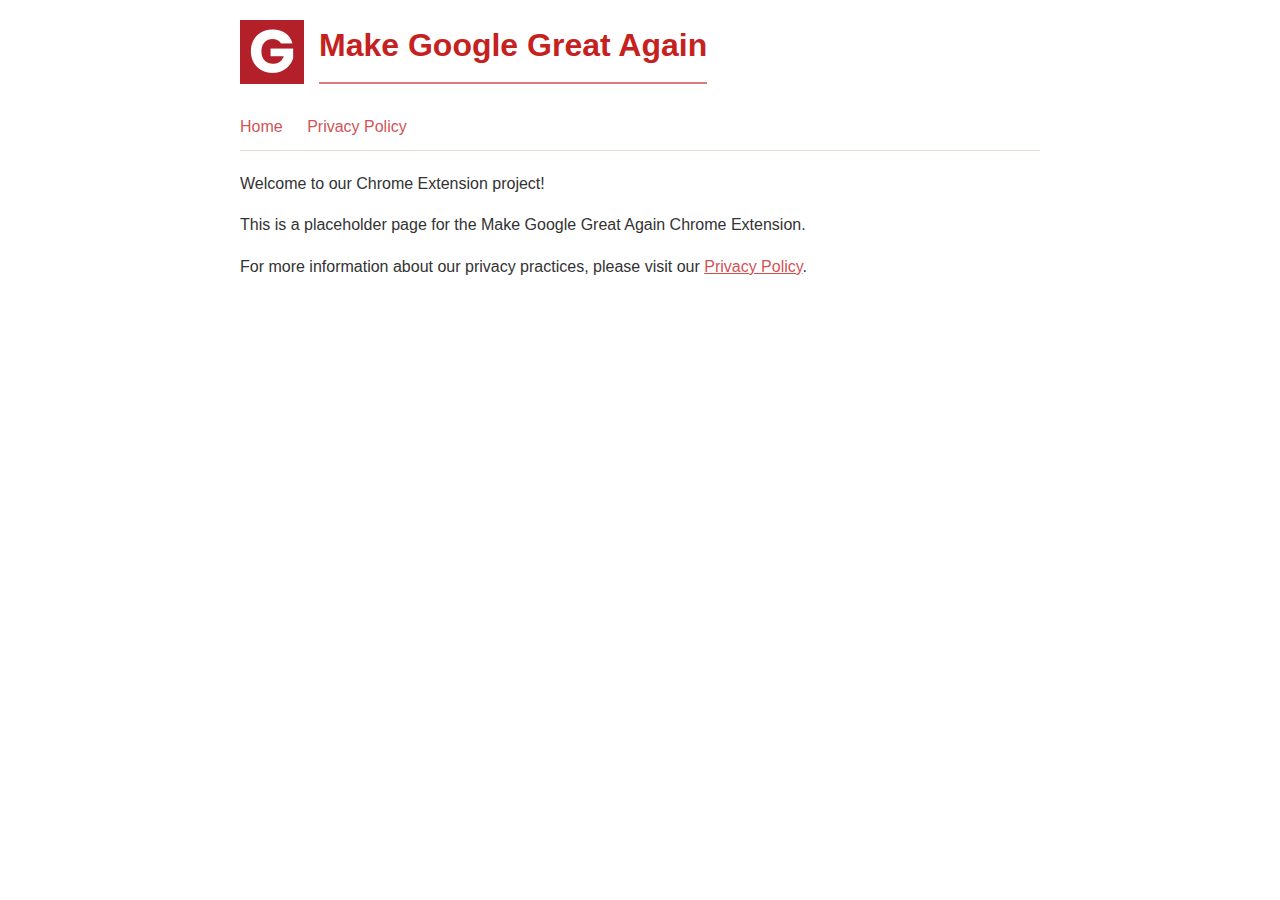
<file: index.html>
<!DOCTYPE html>
<html lang="en">
<head>
    <meta charset="UTF-8">
    <meta name="viewport" content="width=device-width, initial-scale=1.0">
    <title>Make Google Great Again</title>
    <link rel="stylesheet" href="styles.css">
</head>
<body>
    <div class="header">
        <img src="icon.png" alt="Make Google Great Again Logo" class="logo">
        <h1>Make Google Great Again</h1>
    </div>
    
    <div class="nav">
        <a href="/make-google-great-again">Home</a>
        <a href="/make-google-great-again/privacy.html">Privacy Policy</a>
    </div>
    
    <p>Welcome to our Chrome Extension project!</p>
    
    <p>This is a placeholder page for the Make Google Great Again Chrome Extension.</p>
    
    <p>For more information about our privacy practices, please visit our <a href="/privacy.html">Privacy Policy</a>.</p>
</body>
</html>
</file>
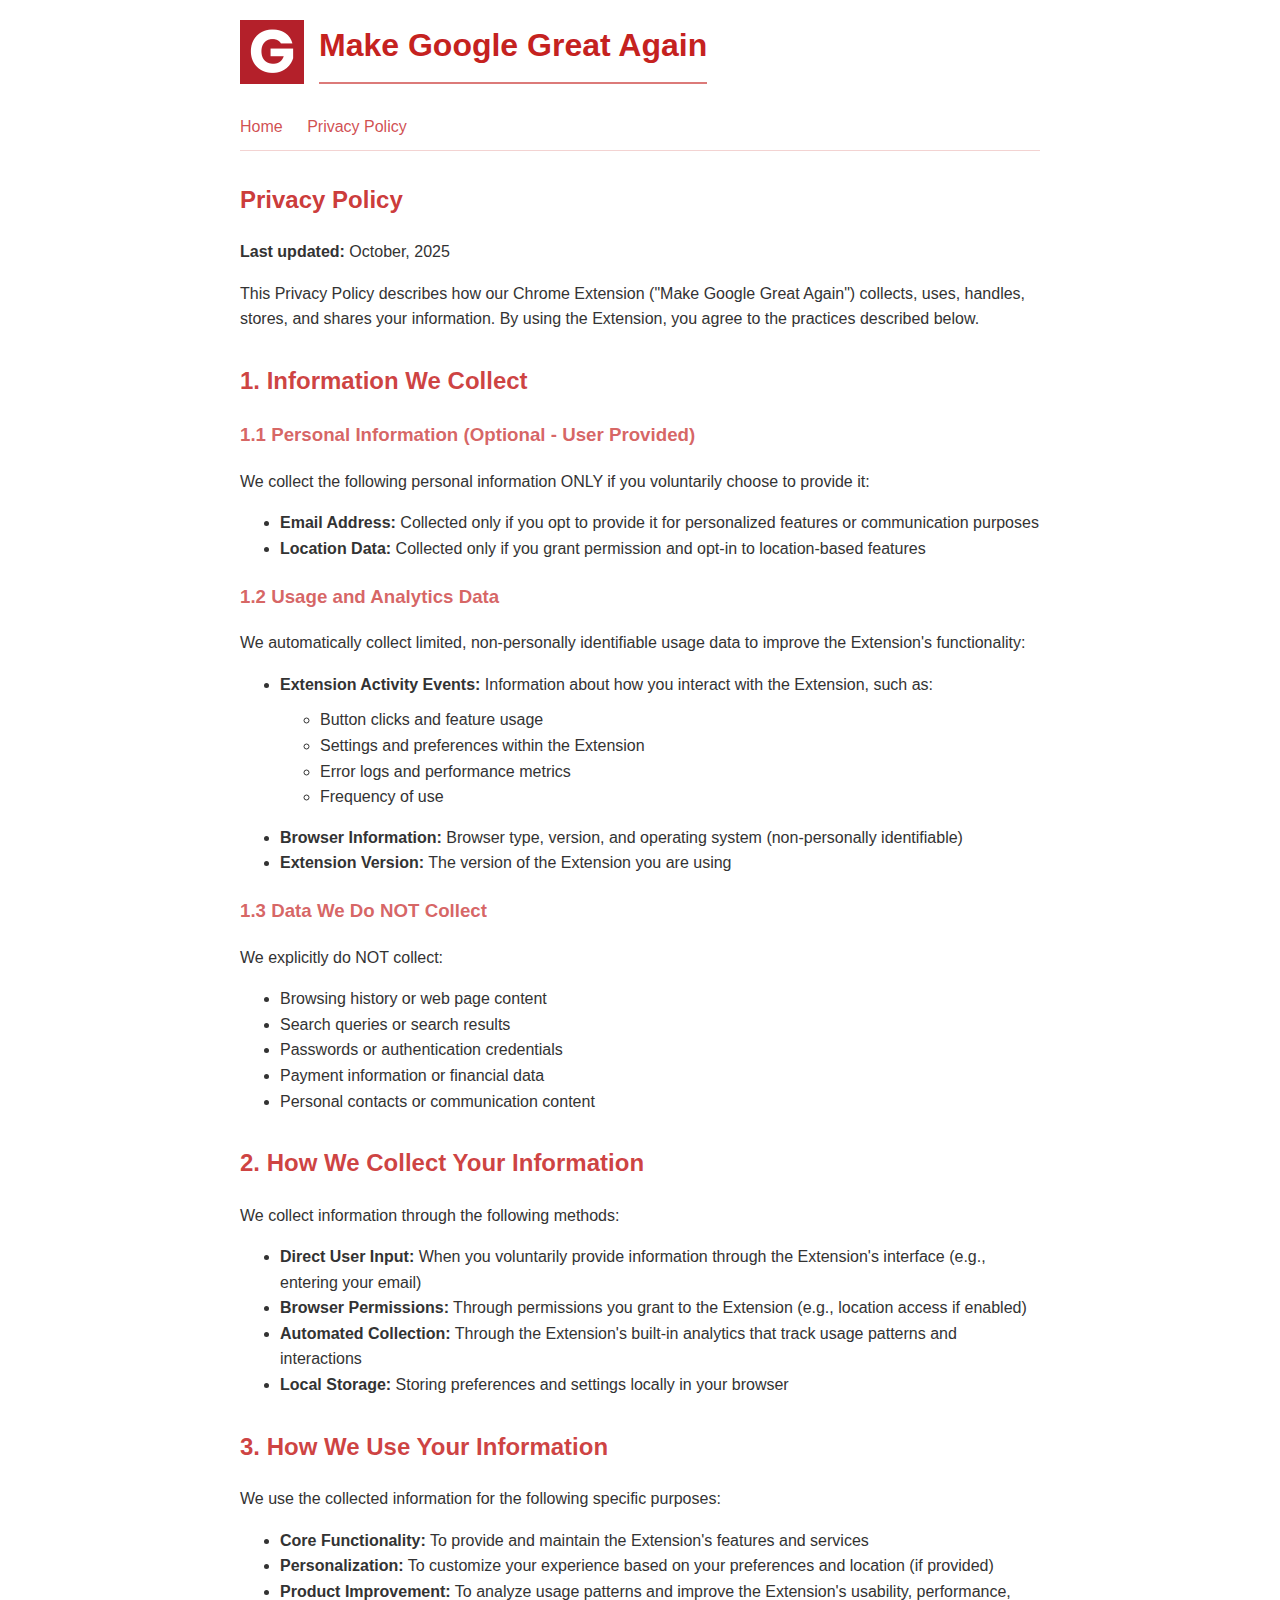
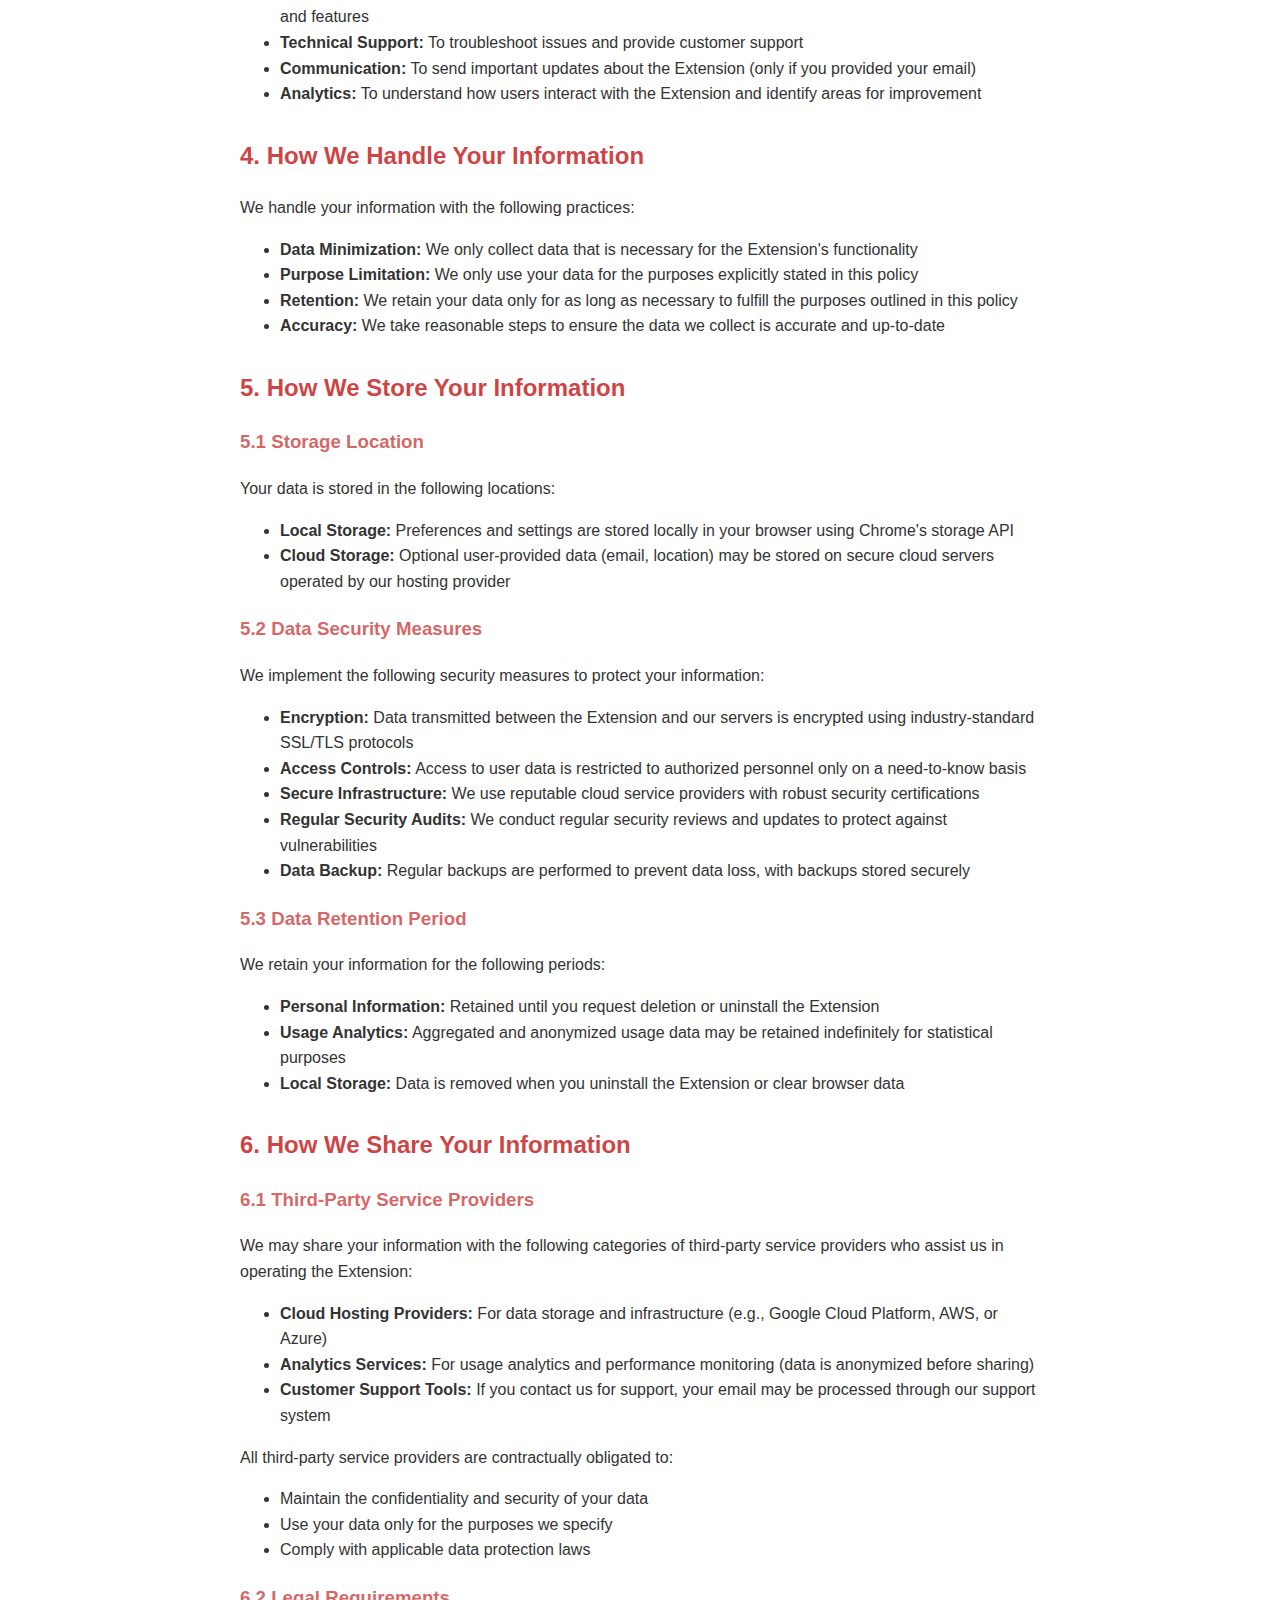
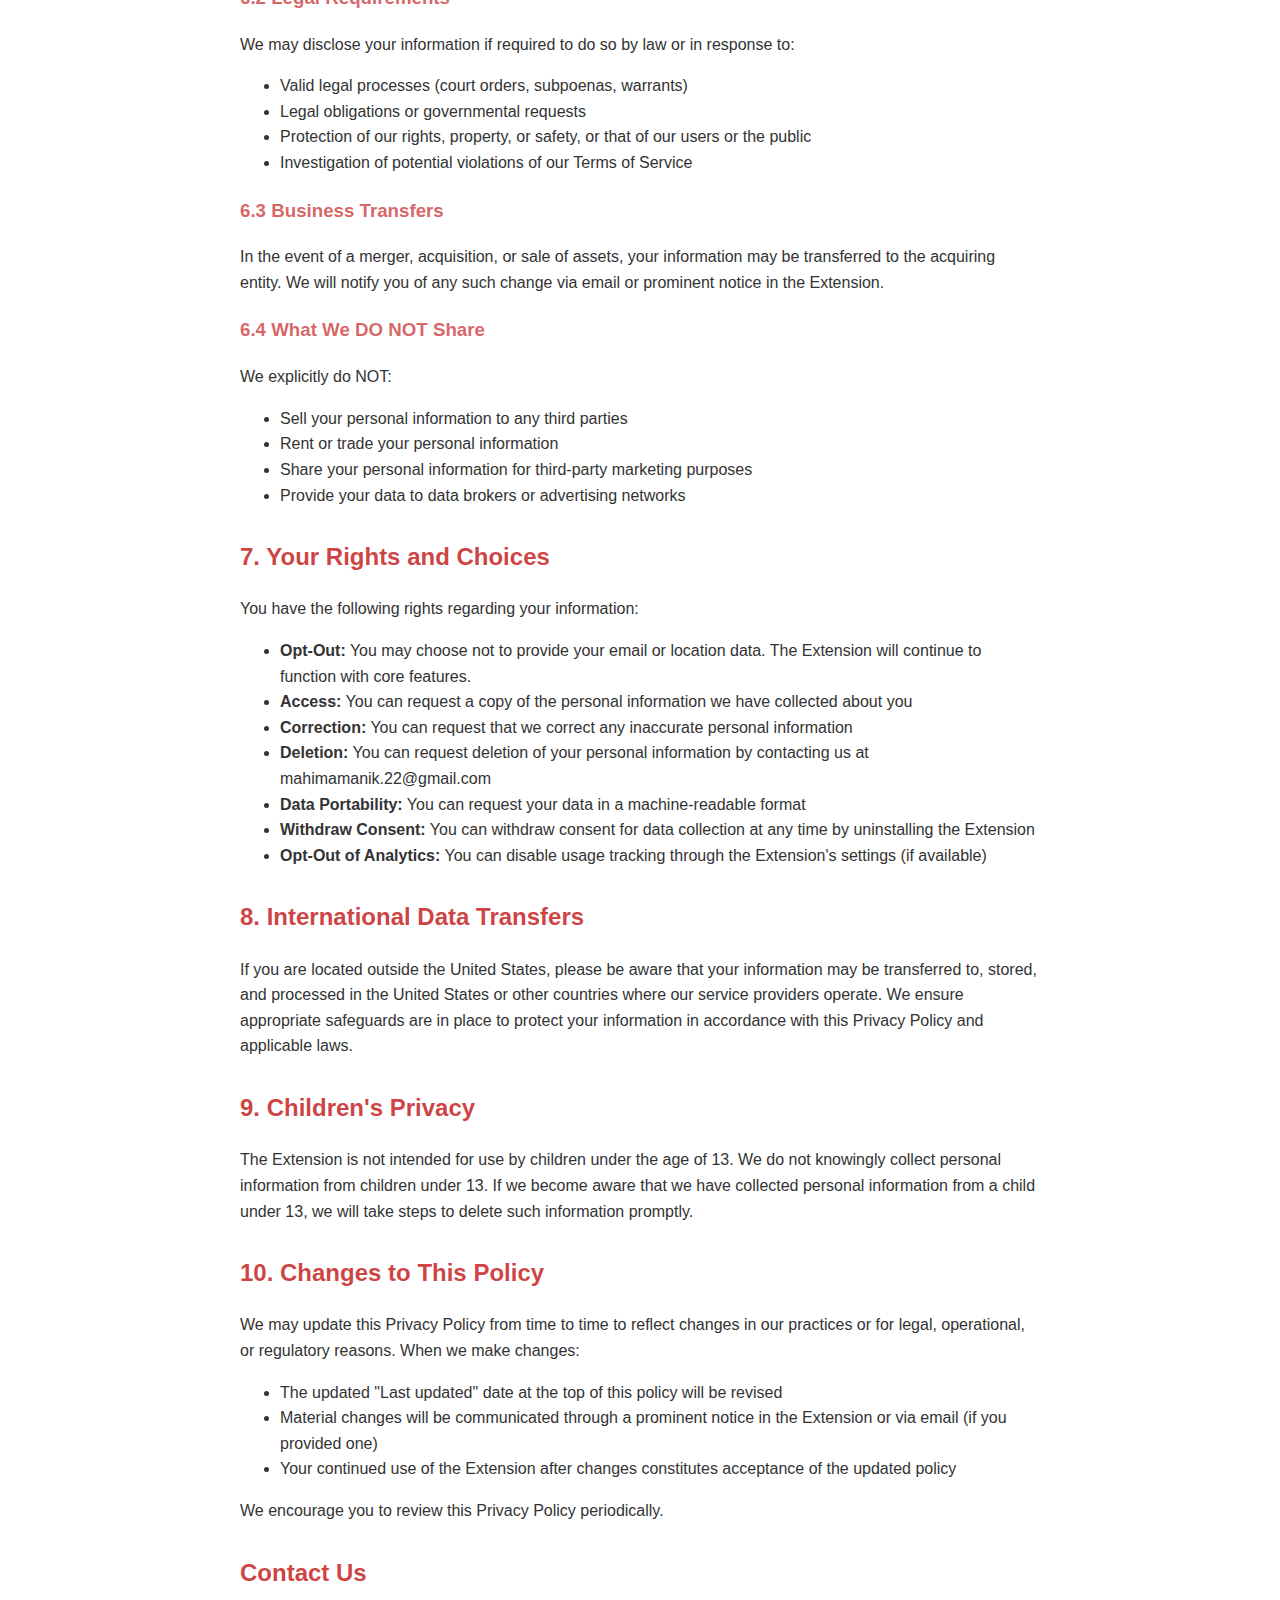
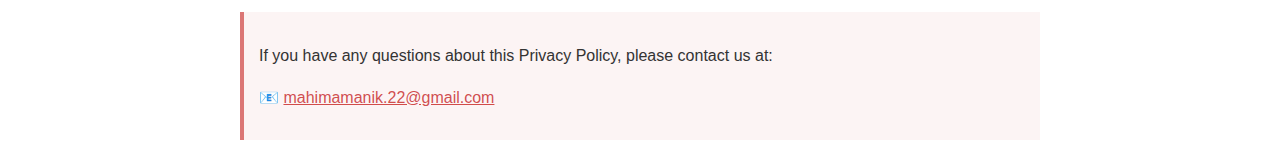
<file: privacy.html>
<!DOCTYPE html>
<html lang="en">
<head>
    <meta charset="UTF-8">
    <meta name="viewport" content="width=device-width, initial-scale=1.0">
    <title>Privacy Policy - Make Google Great Again</title>
    <link rel="stylesheet" href="styles.css">
</head>
<body>
    <div class="header">
        <img src="icon.png" alt="Make Google Great Again Logo" class="logo">
        <h1>Make Google Great Again</h1>
    </div>
    
    <div class="nav">
        <a href="/make-google-great-again">Home</a>
        <a href="/make-google-great-again/privacy.html">Privacy Policy</a>
    </div>
    
    <h2 class="page-title">Privacy Policy</h2>
    
    <p><strong>Last updated:</strong> October, 2025</p>
    
    <p>This Privacy Policy describes how our Chrome Extension ("Make Google Great Again") collects, uses, handles, stores, and shares your information. By using the Extension, you agree to the practices described below.</p>
    
    <h2>1. Information We Collect</h2>
    
    <h3>1.1 Personal Information (Optional - User Provided)</h3>
    <p>We collect the following personal information ONLY if you voluntarily choose to provide it:</p>
    <ul>
        <li><strong>Email Address:</strong> Collected only if you opt to provide it for personalized features or communication purposes</li>
        <li><strong>Location Data:</strong> Collected only if you grant permission and opt-in to location-based features</li>
    </ul>
    
    <h3>1.2 Usage and Analytics Data</h3>
    <p>We automatically collect limited, non-personally identifiable usage data to improve the Extension's functionality:</p>
    <ul>
        <li><strong>Extension Activity Events:</strong> Information about how you interact with the Extension, such as:
            <ul>
                <li>Button clicks and feature usage</li>
                <li>Settings and preferences within the Extension</li>
                <li>Error logs and performance metrics</li>
                <li>Frequency of use</li>
            </ul>
        </li>
        <li><strong>Browser Information:</strong> Browser type, version, and operating system (non-personally identifiable)</li>
        <li><strong>Extension Version:</strong> The version of the Extension you are using</li>
    </ul>
    
    <h3>1.3 Data We Do NOT Collect</h3>
    <p>We explicitly do NOT collect:</p>
    <ul>
        <li>Browsing history or web page content</li>
        <li>Search queries or search results</li>
        <li>Passwords or authentication credentials</li>
        <li>Payment information or financial data</li>
        <li>Personal contacts or communication content</li>
    </ul>
    
    <h2>2. How We Collect Your Information</h2>
    
    <p>We collect information through the following methods:</p>
    <ul>
        <li><strong>Direct User Input:</strong> When you voluntarily provide information through the Extension's interface (e.g., entering your email)</li>
        <li><strong>Browser Permissions:</strong> Through permissions you grant to the Extension (e.g., location access if enabled)</li>
        <li><strong>Automated Collection:</strong> Through the Extension's built-in analytics that track usage patterns and interactions</li>
        <li><strong>Local Storage:</strong> Storing preferences and settings locally in your browser</li>
    </ul>
    
    <h2>3. How We Use Your Information</h2>
    
    <p>We use the collected information for the following specific purposes:</p>
    <ul>
        <li><strong>Core Functionality:</strong> To provide and maintain the Extension's features and services</li>
        <li><strong>Personalization:</strong> To customize your experience based on your preferences and location (if provided)</li>
        <li><strong>Product Improvement:</strong> To analyze usage patterns and improve the Extension's usability, performance, and features</li>
        <li><strong>Technical Support:</strong> To troubleshoot issues and provide customer support</li>
        <li><strong>Communication:</strong> To send important updates about the Extension (only if you provided your email)</li>
        <li><strong>Analytics:</strong> To understand how users interact with the Extension and identify areas for improvement</li>
    </ul>
    
    <h2>4. How We Handle Your Information</h2>
    
    <p>We handle your information with the following practices:</p>
    <ul>
        <li><strong>Data Minimization:</strong> We only collect data that is necessary for the Extension's functionality</li>
        <li><strong>Purpose Limitation:</strong> We only use your data for the purposes explicitly stated in this policy</li>
        <li><strong>Retention:</strong> We retain your data only for as long as necessary to fulfill the purposes outlined in this policy</li>
        <li><strong>Accuracy:</strong> We take reasonable steps to ensure the data we collect is accurate and up-to-date</li>
    </ul>
    
    <h2>5. How We Store Your Information</h2>
    
    <h3>5.1 Storage Location</h3>
    <p>Your data is stored in the following locations:</p>
    <ul>
        <li><strong>Local Storage:</strong> Preferences and settings are stored locally in your browser using Chrome's storage API</li>
        <li><strong>Cloud Storage:</strong> Optional user-provided data (email, location) may be stored on secure cloud servers operated by our hosting provider</li>
    </ul>
    
    <h3>5.2 Data Security Measures</h3>
    <p>We implement the following security measures to protect your information:</p>
    <ul>
        <li><strong>Encryption:</strong> Data transmitted between the Extension and our servers is encrypted using industry-standard SSL/TLS protocols</li>
        <li><strong>Access Controls:</strong> Access to user data is restricted to authorized personnel only on a need-to-know basis</li>
        <li><strong>Secure Infrastructure:</strong> We use reputable cloud service providers with robust security certifications</li>
        <li><strong>Regular Security Audits:</strong> We conduct regular security reviews and updates to protect against vulnerabilities</li>
        <li><strong>Data Backup:</strong> Regular backups are performed to prevent data loss, with backups stored securely</li>
    </ul>
    
    <h3>5.3 Data Retention Period</h3>
    <p>We retain your information for the following periods:</p>
    <ul>
        <li><strong>Personal Information:</strong> Retained until you request deletion or uninstall the Extension</li>
        <li><strong>Usage Analytics:</strong> Aggregated and anonymized usage data may be retained indefinitely for statistical purposes</li>
        <li><strong>Local Storage:</strong> Data is removed when you uninstall the Extension or clear browser data</li>
    </ul>
    
    <h2>6. How We Share Your Information</h2>
    
    <h3>6.1 Third-Party Service Providers</h3>
    <p>We may share your information with the following categories of third-party service providers who assist us in operating the Extension:</p>
    <ul>
        <li><strong>Cloud Hosting Providers:</strong> For data storage and infrastructure (e.g., Google Cloud Platform, AWS, or Azure)</li>
        <li><strong>Analytics Services:</strong> For usage analytics and performance monitoring (data is anonymized before sharing)</li>
        <li><strong>Customer Support Tools:</strong> If you contact us for support, your email may be processed through our support system</li>
    </ul>
    
    <p>All third-party service providers are contractually obligated to:</p>
    <ul>
        <li>Maintain the confidentiality and security of your data</li>
        <li>Use your data only for the purposes we specify</li>
        <li>Comply with applicable data protection laws</li>
    </ul>
    
    <h3>6.2 Legal Requirements</h3>
    <p>We may disclose your information if required to do so by law or in response to:</p>
    <ul>
        <li>Valid legal processes (court orders, subpoenas, warrants)</li>
        <li>Legal obligations or governmental requests</li>
        <li>Protection of our rights, property, or safety, or that of our users or the public</li>
        <li>Investigation of potential violations of our Terms of Service</li>
    </ul>
    
    <h3>6.3 Business Transfers</h3>
    <p>In the event of a merger, acquisition, or sale of assets, your information may be transferred to the acquiring entity. We will notify you of any such change via email or prominent notice in the Extension.</p>
    
    <h3>6.4 What We DO NOT Share</h3>
    <p>We explicitly do NOT:</p>
    <ul>
        <li>Sell your personal information to any third parties</li>
        <li>Rent or trade your personal information</li>
        <li>Share your personal information for third-party marketing purposes</li>
        <li>Provide your data to data brokers or advertising networks</li>
    </ul>
    
    <h2>7. Your Rights and Choices</h2>
    
    <p>You have the following rights regarding your information:</p>
    <ul>
        <li><strong>Opt-Out:</strong> You may choose not to provide your email or location data. The Extension will continue to function with core features.</li>
        <li><strong>Access:</strong> You can request a copy of the personal information we have collected about you</li>
        <li><strong>Correction:</strong> You can request that we correct any inaccurate personal information</li>
        <li><strong>Deletion:</strong> You can request deletion of your personal information by contacting us at mahimamanik.22@gmail.com</li>
        <li><strong>Data Portability:</strong> You can request your data in a machine-readable format</li>
        <li><strong>Withdraw Consent:</strong> You can withdraw consent for data collection at any time by uninstalling the Extension</li>
        <li><strong>Opt-Out of Analytics:</strong> You can disable usage tracking through the Extension's settings (if available)</li>
    </ul>
    
    <h2>8. International Data Transfers</h2>
    
    <p>If you are located outside the United States, please be aware that your information may be transferred to, stored, and processed in the United States or other countries where our service providers operate. We ensure appropriate safeguards are in place to protect your information in accordance with this Privacy Policy and applicable laws.</p>
    
    <h2>9. Children's Privacy</h2>
    
    <p>The Extension is not intended for use by children under the age of 13. We do not knowingly collect personal information from children under 13. If we become aware that we have collected personal information from a child under 13, we will take steps to delete such information promptly.</p>
    
    <h2>10. Changes to This Policy</h2>
    
    <p>We may update this Privacy Policy from time to time to reflect changes in our practices or for legal, operational, or regulatory reasons. When we make changes:</p>
    <ul>
        <li>The updated "Last updated" date at the top of this policy will be revised</li>
        <li>Material changes will be communicated through a prominent notice in the Extension or via email (if you provided one)</li>
        <li>Your continued use of the Extension after changes constitutes acceptance of the updated policy</li>
    </ul>
    <p>We encourage you to review this Privacy Policy periodically.</p>
    
    <h2>Contact Us</h2>
    
    <div class="contact-info">
        <p>If you have any questions about this Privacy Policy, please contact us at:</p>
        <p>📧 <a href="mailto:mahimamanik.22@gmail.com">mahimamanik.22@gmail.com</a></p>
    </div>
</body>
</html>
</file>
<file: styles.css>
body {
    font-family: Arial, sans-serif;
    line-height: 1.6;
    max-width: 800px;
    margin: 0 auto;
    padding: 20px;
    color: #333;
}

.header {
    display: flex;
    align-items: center;
    gap: 15px;
    margin-bottom: 20px;
}

.logo {
    width: 64px;
    height: 64px;
}

h1 {
    color: #c5221f;
    border-bottom: 2px solid rgba(197, 34, 31, 0.6);
    padding-bottom: 10px;
    margin: 0;
}

h2 {
    color: rgba(197, 34, 31, 0.85);
    margin-top: 30px;
}

h3 {
    color: rgba(197, 34, 31, 0.7);
    margin-top: 20px;
}

p {
    margin-bottom: 15px;
}

ul {
    margin-bottom: 15px;
}

ul ul {
    margin-top: 10px;
}

a {
    color: rgba(197, 34, 31, 0.8);
}

a:hover {
    color: #c5221f;
}

.nav {
    margin: 20px 0;
    padding: 10px 0;
    border-bottom: 1px solid rgba(197, 34, 31, 0.2);
}

.nav a {
    color: rgba(197, 34, 31, 0.8);
    text-decoration: none;
    margin-right: 20px;
    transition: color 0.3s;
}

.nav a:hover {
    color: #c5221f;
    text-decoration: underline;
}

.contact-info {
    background-color: rgba(197, 34, 31, 0.05);
    padding: 15px;
    border-left: 4px solid rgba(197, 34, 31, 0.6);
    margin-top: 20px;
}

.page-title {
    font-size: 1.5em;
    color: rgba(197, 34, 31, 0.9);
    margin-top: 30px;
    margin-bottom: 20px;
}
</file>
